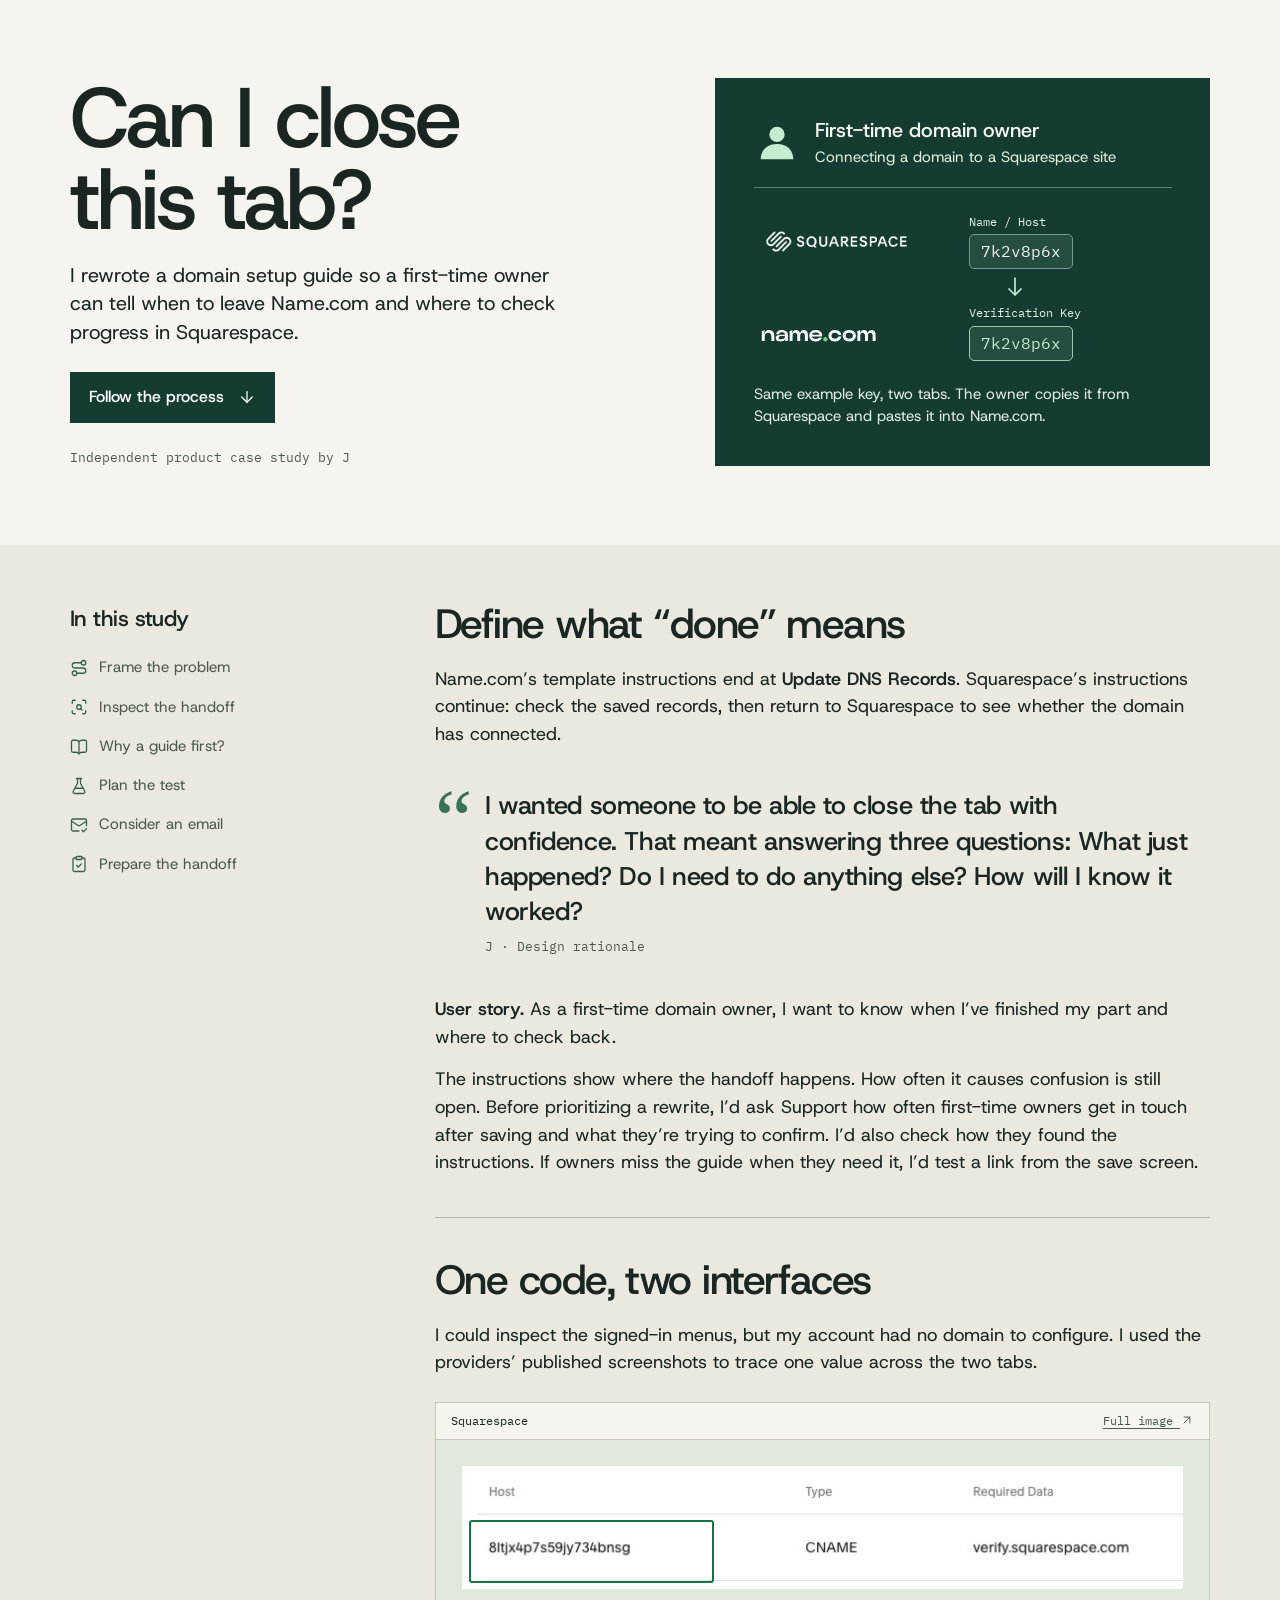
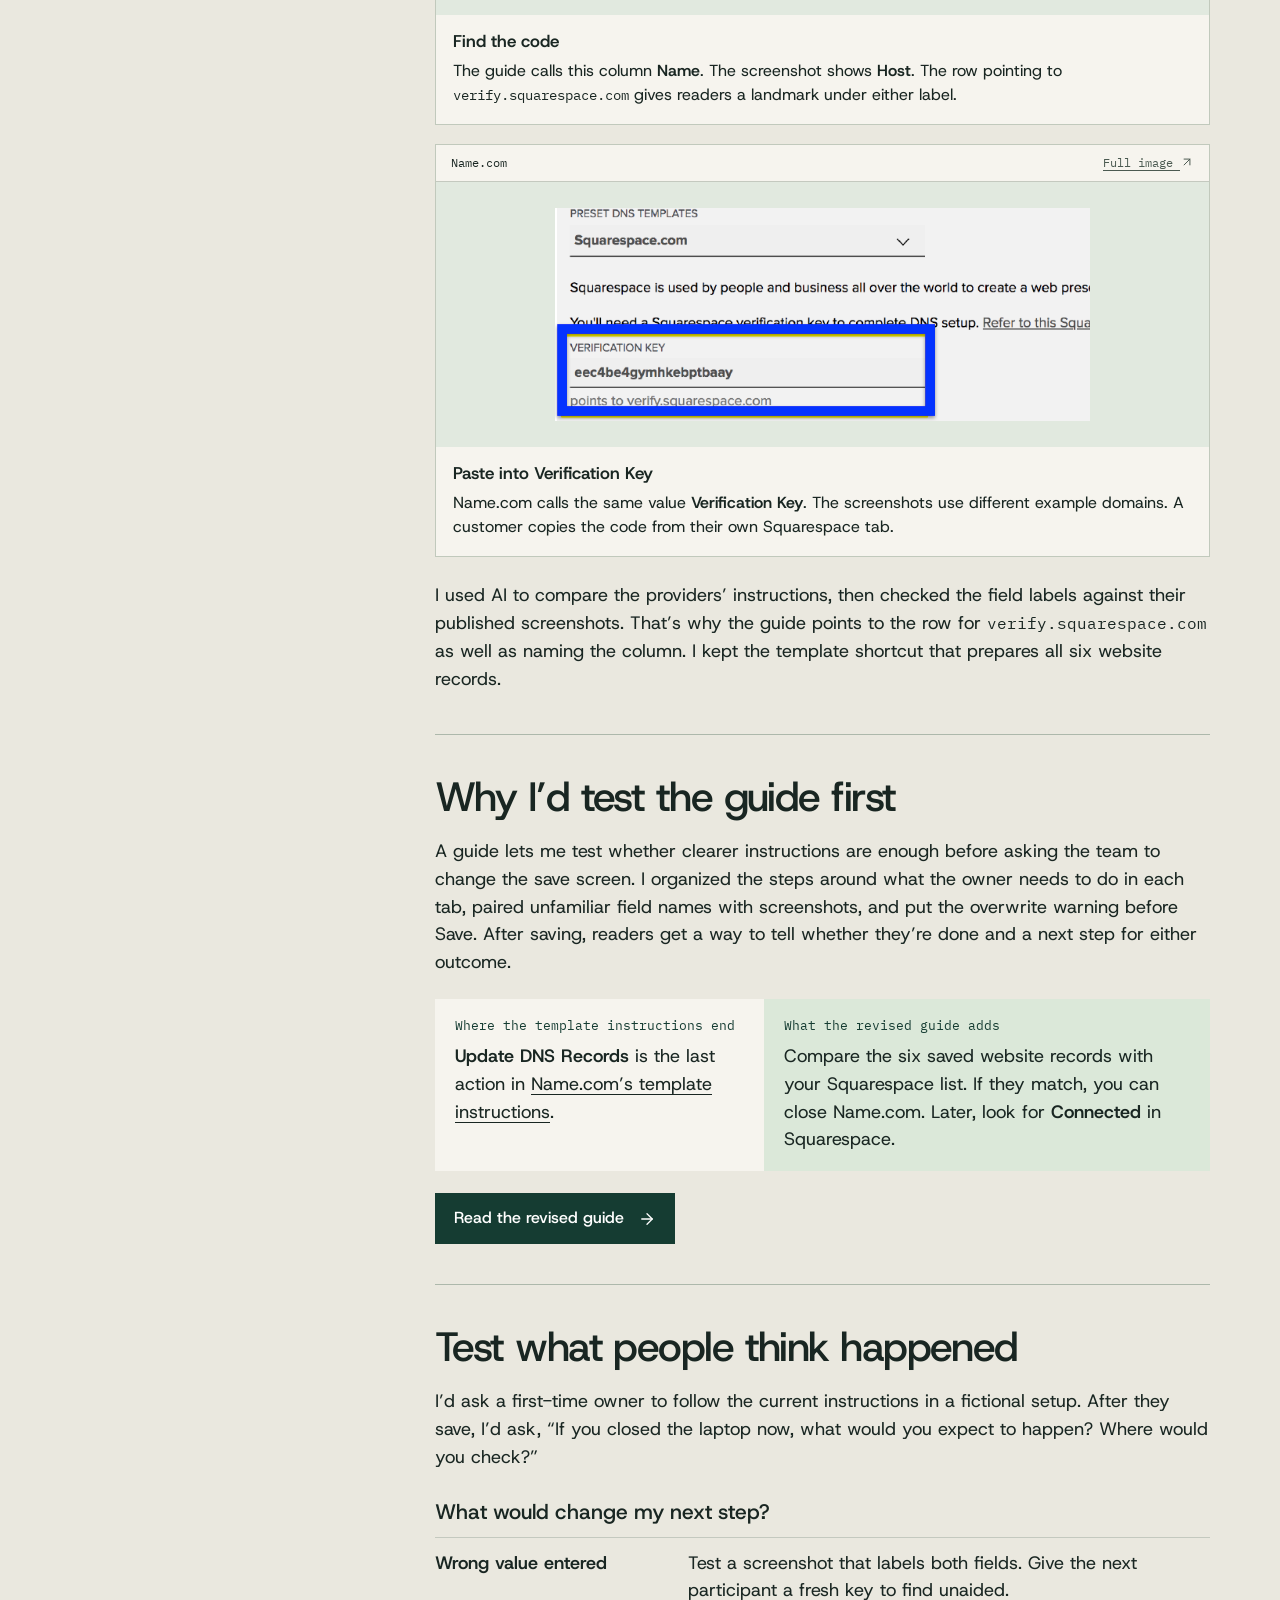
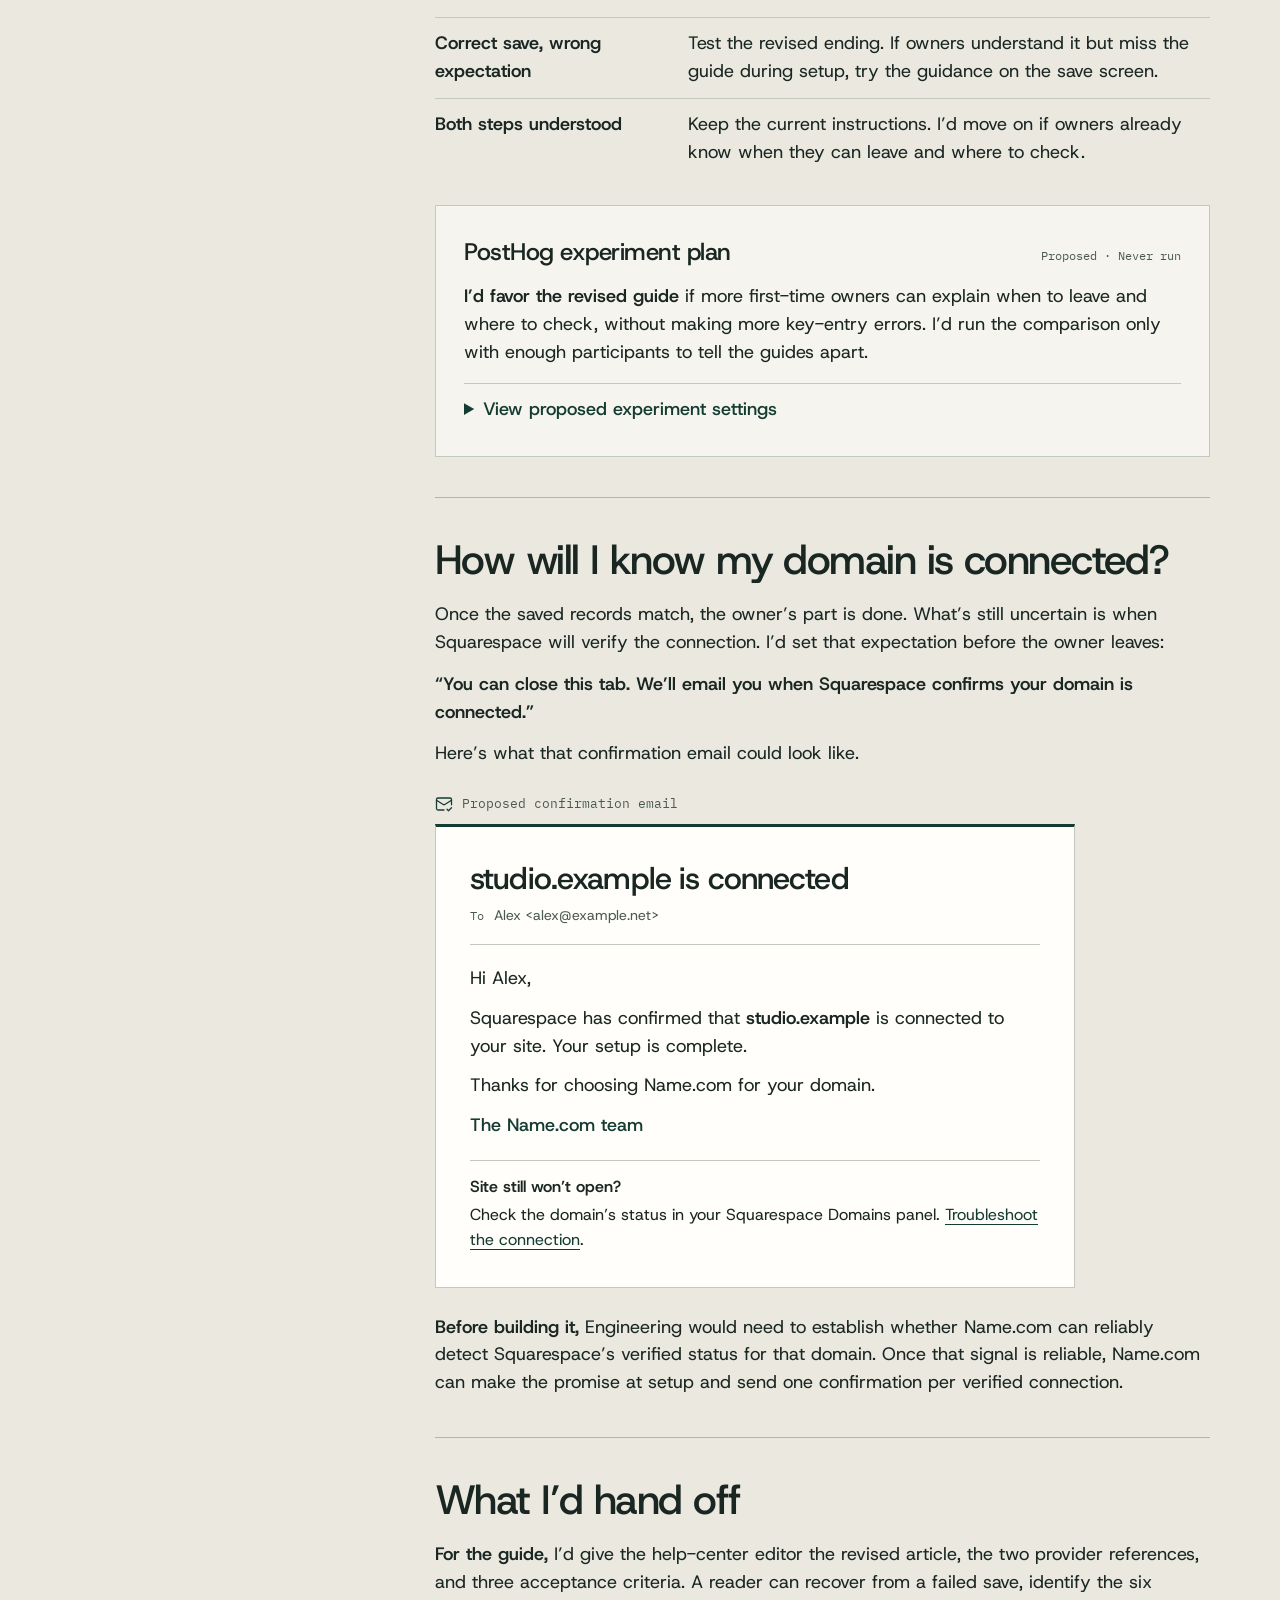
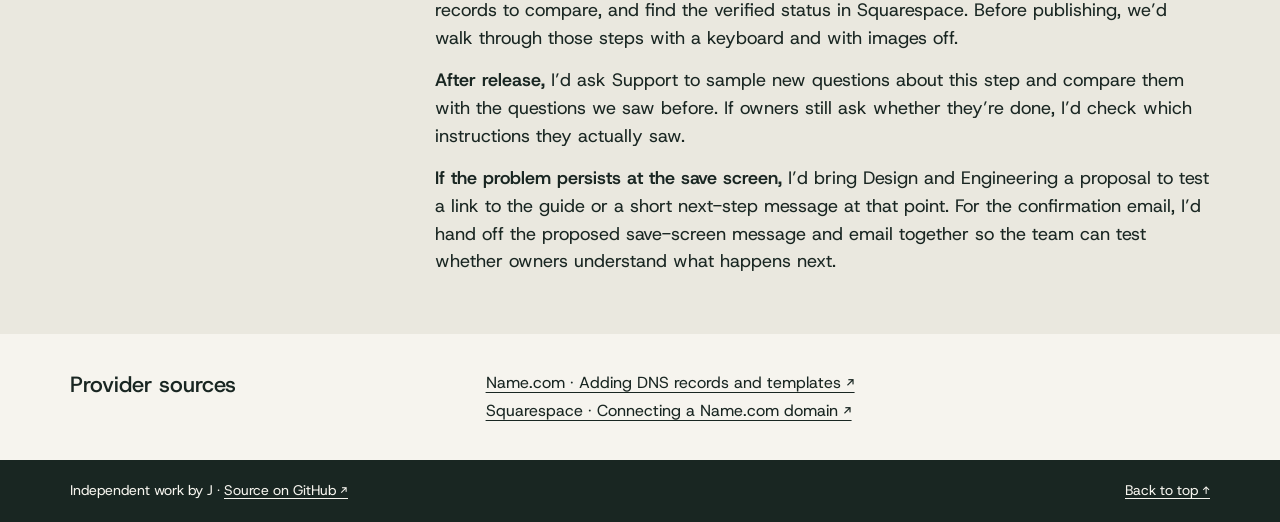
<file: index.html>
<!doctype html>
<html lang="en">
<head>
  <meta charset="utf-8">
  <meta name="viewport" content="width=device-width, initial-scale=1">
  <meta name="theme-color" content="#153c32">
  <meta name="description" content="An independent product case study about helping first-time domain owners know when their part is done.">
  <title>Can I close this tab? · Independent product case study</title>
  <link rel="stylesheet" href="./assets/study.css">
</head>
<body>
  <a class="skip" href="#main">Skip to content</a>
  <main id="main">
    <section class="shell hero">
      <div class="lead">
        <h1>Can I close<br> this tab?</h1>
        <p class="deck">I rewrote a domain setup guide so a first-time owner can tell when to leave Name.com and where to check progress in Squarespace.</p>
        <div class="actions"><a class="action" href="#task">Follow the process <svg aria-hidden="true" focusable="false"
  class="lucide lucide-arrow-down"
  xmlns="http://www.w3.org/2000/svg"
  width="24"
  height="24"
  viewBox="0 0 24 24"
  fill="none"
  stroke="currentColor"
  stroke-width="2"
  stroke-linecap="round"
  stroke-linejoin="round"
>
  <path d="M12 5v14" />
  <path d="m19 12-7 7-7-7" />
</svg>
</a></div>
        <p class="byline">Independent product case study by J</p>
      </div>
      <figure class="handoff">
        <figcaption class="journey-person">
          <svg viewBox="0 0 48 48" width="48" height="48" aria-hidden="true" focusable="false" fill="currentColor">
            <circle cx="24" cy="15" r="8"/>
            <path d="M7 41c0-10 7.2-16 17-16s17 6 17 16z"/>
          </svg>
          <span><b>First-time domain owner</b><span>Connecting a domain to a Squarespace site</span></span>
        </figcaption>
        <div class="transfer" aria-label="Example verification key copied from Squarespace to Name.com">
          <div class="transfer-row">
            <img class="brand squarespace" src="./assets/squarespace-logo.png" width="1658" height="392" alt="Squarespace">
            <div class="example-field"><span>Name / Host</span><code class="transfer-code">7k2v8p6x</code></div>
          </div>
          <div class="transfer-route" aria-hidden="true">
            <svg viewBox="0 0 24 24" width="24" height="24" fill="none" stroke="currentColor" stroke-width="1.7" stroke-linecap="round" stroke-linejoin="round" focusable="false">
              <path d="M12 3v17m-6-6 6 6 6-6"/>
            </svg>
          </div>
          <div class="transfer-row">
            <img class="brand namecom" src="./assets/namecom-logo.svg" alt="Name.com">
            <div class="example-field"><span>Verification Key</span><code class="transfer-code destination">7k2v8p6x</code></div>
          </div>
        </div>
        <p class="transfer-legend">Same example key, two tabs. The owner copies it from Squarespace and pastes it into Name.com.</p>
      </figure>
    </section>
    <div class="study" id="study"><div class="shell narrative">
  <aside class="toc"><nav aria-label="Case study chapters"><h2>In this study</h2><a href="#task"><svg aria-hidden="true" focusable="false"
  class="lucide lucide-route"
  xmlns="http://www.w3.org/2000/svg"
  width="24"
  height="24"
  viewBox="0 0 24 24"
  fill="none"
  stroke="currentColor"
  stroke-width="2"
  stroke-linecap="round"
  stroke-linejoin="round"
>
  <circle cx="6" cy="19" r="3" />
  <path d="M9 19h8.5a3.5 3.5 0 0 0 0-7h-11a3.5 3.5 0 0 1 0-7H15" />
  <circle cx="18" cy="5" r="3" />
</svg>
<span>Frame the problem</span></a><a href="#evidence"><svg aria-hidden="true" focusable="false"
  class="lucide lucide-scan-search"
  xmlns="http://www.w3.org/2000/svg"
  width="24"
  height="24"
  viewBox="0 0 24 24"
  fill="none"
  stroke="currentColor"
  stroke-width="2"
  stroke-linecap="round"
  stroke-linejoin="round"
>
  <path d="M3 7V5a2 2 0 0 1 2-2h2" />
  <path d="M17 3h2a2 2 0 0 1 2 2v2" />
  <path d="M21 17v2a2 2 0 0 1-2 2h-2" />
  <path d="M7 21H5a2 2 0 0 1-2-2v-2" />
  <circle cx="12" cy="12" r="3" />
  <path d="m16 16-1.9-1.9" />
</svg>
<span>Inspect the handoff</span></a><a href="#proposal"><svg aria-hidden="true" focusable="false"
  class="lucide lucide-book-open"
  xmlns="http://www.w3.org/2000/svg"
  width="24"
  height="24"
  viewBox="0 0 24 24"
  fill="none"
  stroke="currentColor"
  stroke-width="2"
  stroke-linecap="round"
  stroke-linejoin="round"
>
  <path d="M12 5v16" />
  <path d="M20.001 19A2 2 0 0022 17V5a2 2 0 00-1.999-2L16 3.002A5 5 0 0012 5a5 5 0 00-4-2H4a2 2 0 00-2 2v12a2 2 0 001.999 2H8a5 5 0 014 2 5 5 0 014-2z" />
</svg>
<span>Why a guide first?</span></a><a href="#research"><svg aria-hidden="true" focusable="false"
  class="lucide lucide-flask-conical"
  xmlns="http://www.w3.org/2000/svg"
  width="24"
  height="24"
  viewBox="0 0 24 24"
  fill="none"
  stroke="currentColor"
  stroke-width="2"
  stroke-linecap="round"
  stroke-linejoin="round"
>
  <path d="M14 2v6a2 2 0 0 0 .245.96l5.51 10.08A2 2 0 0 1 18 22H6a2 2 0 0 1-1.755-2.96l5.51-10.08A2 2 0 0 0 10 8V2" />
  <path d="M6.453 15h11.094" />
  <path d="M8.5 2h7" />
</svg>
<span>Plan the test</span></a><a href="#email"><svg aria-hidden="true" focusable="false"
  class="lucide lucide-mail-check"
  xmlns="http://www.w3.org/2000/svg"
  width="24"
  height="24"
  viewBox="0 0 24 24"
  fill="none"
  stroke="currentColor"
  stroke-width="2"
  stroke-linecap="round"
  stroke-linejoin="round"
>
  <path d="M22 13V6a2 2 0 0 0-2-2H4a2 2 0 0 0-2 2v12c0 1.1.9 2 2 2h8" />
  <path d="m22 7-8.97 5.7a1.94 1.94 0 0 1-2.06 0L2 7" />
  <path d="m16 19 2 2 4-4" />
</svg>
<span>Consider an email</span></a><a href="#handoff"><svg aria-hidden="true" focusable="false"
  class="lucide lucide-clipboard-check"
  xmlns="http://www.w3.org/2000/svg"
  width="24"
  height="24"
  viewBox="0 0 24 24"
  fill="none"
  stroke="currentColor"
  stroke-width="2"
  stroke-linecap="round"
  stroke-linejoin="round"
>
  <rect width="8" height="4" x="8" y="2" rx="1" ry="1" />
  <path d="M16 4h2a2 2 0 0 1 2 2v14a2 2 0 0 1-2 2H6a2 2 0 0 1-2-2V6a2 2 0 0 1 2-2h2" />
  <path d="m9 14 2 2 4-4" />
</svg>
<span>Prepare the handoff</span></a></nav></aside>
  <div class="story">
  <section class="chapter" id="task">
    <h2>Define what “done” means</h2>
    <p>Name.com’s template instructions end at <b>Update DNS Records</b>. Squarespace’s instructions continue: check the saved records, then return to Squarespace to see whether the domain has connected.</p>
    <figure class="author-note">
      <span class="quote-mark" aria-hidden="true">“</span>
      <blockquote>I wanted someone to be able to close the tab with confidence. That meant answering three questions: What just happened? Do I need to do anything else? How will I know it worked?</blockquote>
      <figcaption>J · Design rationale</figcaption>
    </figure>
    <p><b>User story.</b> As a first-time domain owner, I want to know when I’ve finished my part and where to check back.</p>
    <p>The instructions show where the handoff happens. How often it causes confusion is still open. Before prioritizing a rewrite, I’d ask Support how often first-time owners get in touch after saving and what they’re trying to confirm. I’d also check how they found the instructions. If owners miss the guide when they need it, I’d test a link from the save screen.</p>
  </section>
  <section class="chapter" id="evidence">
    <h2>One code, two interfaces</h2>
    <p>I could inspect the signed-in menus, but my account had no domain to configure. I used the providers’ published screenshots to trace one value across the two tabs.</p>
    <div class="pair"><figure class="evidence source">
      <div class="plate-head"><span>Squarespace</span><a href="https://support.squarespace.com/hc/article_attachments/29511641419021" aria-label="Open the full published Squarespace screenshot">Full image <svg aria-hidden="true" focusable="false"
  class="lucide lucide-arrow-up-right"
  xmlns="http://www.w3.org/2000/svg"
  width="24"
  height="24"
  viewBox="0 0 24 24"
  fill="none"
  stroke="currentColor"
  stroke-width="2"
  stroke-linecap="round"
  stroke-linejoin="round"
>
  <path d="M7 7h10v10" />
  <path d="M7 17 17 7" />
</svg>
</a></div>
      <div class="plate"><div class="crop"><img src="./assets/source-detail.webp" width="727" height="124" alt="Squarespace’s published DNS table. Its first row pairs a unique Host value with verify.squarespace.com."><span class="mark" aria-hidden="true"></span></div></div>
      <figcaption><strong>Find the code</strong><p>The guide calls this column <b>Name</b>. The screenshot shows <b>Host</b>. The row pointing to <code>verify.squarespace.com</code> gives readers a landmark under either label.</p></figcaption>
    </figure><figure class="evidence field">
      <div class="plate-head"><span>Name.com</span><a href="https://support.squarespace.com/hc/article_attachments/44214864635917" aria-label="Open the full published Name.com screenshot">Full image <svg aria-hidden="true" focusable="false"
  class="lucide lucide-arrow-up-right"
  xmlns="http://www.w3.org/2000/svg"
  width="24"
  height="24"
  viewBox="0 0 24 24"
  fill="none"
  stroke="currentColor"
  stroke-width="2"
  stroke-linecap="round"
  stroke-linejoin="round"
>
  <path d="M7 7h10v10" />
  <path d="M7 17 17 7" />
</svg>
</a></div>
      <div class="plate"><div class="crop"><img src="./assets/field-detail.webp" width="535" height="213" alt="Name.com’s Squarespace preset with the Verification Key field outlined in blue."><span class="mark" aria-hidden="true"></span></div></div>
      <figcaption><strong>Paste into Verification Key</strong><p>Name.com calls the same value <b>Verification Key</b>. The screenshots use different example domains. A customer copies the code from their own Squarespace tab.</p></figcaption>
    </figure></div>
    <p>I used AI to compare the providers’ instructions, then checked the field labels against their published screenshots. That’s why the guide points to the row for <code>verify.squarespace.com</code> as well as naming the column. I kept the template shortcut that prepares all six website records.</p>
  </section>
  <section class="chapter" id="proposal">
    <h2>Why I’d test the guide first</h2>
    <p>A guide lets me test whether clearer instructions are enough before asking the team to change the save screen. I organized the steps around what the owner needs to do in each tab, paired unfamiliar field names with screenshots, and put the overwrite warning before Save. After saving, readers get a way to tell whether they’re done and a next step for either outcome.</p>
    <dl class="guide-comparison">
      <div><dt>Where the template instructions end</dt><dd><strong>Update DNS Records</strong> is the last action in <a href="https://www.name.com/support/articles/206127137-adding-dns-records-and-templates">Name.com’s template instructions</a>.</dd></div>
      <div><dt>What the revised guide adds</dt><dd>Compare the six saved website records with your Squarespace list. If they match, you can close Name.com. Later, look for <strong>Connected</strong> in Squarespace.</dd></div>
    </dl>
    <a class="action" href="./guide.html">Read the revised guide <svg aria-hidden="true" focusable="false"
  class="lucide lucide-arrow-right"
  xmlns="http://www.w3.org/2000/svg"
  width="24"
  height="24"
  viewBox="0 0 24 24"
  fill="none"
  stroke="currentColor"
  stroke-width="2"
  stroke-linecap="round"
  stroke-linejoin="round"
>
  <path d="M5 12h14" />
  <path d="m12 5 7 7-7 7" />
</svg>
</a>
  </section>
  <section class="chapter" id="research">
    <h2>Test what people think happened</h2>
    <p>I’d ask a first-time owner to follow the current instructions in a fictional setup. After they save, I’d ask, “If you closed the laptop now, what would you expect to happen? Where would you check?”</p>
    <h3 class="decision-heading">What would change my next step?</h3>
    <dl class="decision-list">
      <dt>Wrong value entered</dt><dd>Test a screenshot that labels both fields. Give the next participant a fresh key to find unaided.</dd>
      <dt>Correct save, wrong expectation</dt><dd>Test the revised ending. If owners understand it but miss the guide during setup, try the guidance on the save screen.</dd>
      <dt>Both steps understood</dt><dd>Keep the current instructions. I’d move on if owners already know when they can leave and where to check.</dd>
    </dl>
    <div class="experiment" id="experiment" aria-labelledby="experiment-title">
      <div class="experiment-head"><h3 id="experiment-title">PostHog experiment plan</h3><span>Proposed · Never run</span></div>
      <p><strong>I’d favor the revised guide</strong> if more first-time owners can explain when to leave and where to check, without making more key-entry errors. I’d run the comparison only with enough participants to tell the guides apart.</p>
      <details class="experiment-settings"><summary>View proposed experiment settings</summary>
      <dl class="settings">
        <dt>Feature flag</dt><dd><code>domain-handoff-guide</code></dd>
        <dt>Audience &amp; exposure</dt><dd>First-time owners in a simulated setup. Assign each person once when their guide opens. Both groups get the same fictional task and follow-up question.</dd>
        <dt>Variants</dt><dd><b>50% control</b> · Current Name.com template and Squarespace connection instructions<br><b>50% test</b> · Revised guide with annotated screenshots and self-checks</dd>
        <dt>Primary metric</dt><dd>Share of exposed participants whose first answer identifies <em>both</em> outcomes: they can leave after the records match, and Squarespace confirms the connection. Within 30 minutes of exposure, count each participant once. Missing answers stay in the denominator.</dd>
        <dt>Proposed event</dt><dd><code>handoff_answered</code> with <code>attempt = 1</code> and <code>correct = true</code>, recorded after a reviewer scores the answer against the same two criteria, without seeing the assigned variant.</dd>
        <dt>Secondary checks</dt><dd>Track first-attempt key accuracy and how many people leave without answering. Keep practice values out of event data.</dd>
      </dl>
      <p>This comparison measures understanding in a simulated task. The post-release follow-up would check what happens during real setups.</p>
      <a class="textlink" href="https://posthog.com/docs/experiments/creating-an-experiment">PostHog setup reference ↗</a>
      </details>
    </div>
  </section>
  <section class="chapter" id="email">
    <h2>How will I know my domain is connected?</h2>
    <p>Once the saved records match, the owner’s part is done. What’s still uncertain is when Squarespace will verify the connection. I’d set that expectation before the owner leaves:</p>
    <p><strong>“You can close this tab. We’ll email you when Squarespace confirms your domain is connected.”</strong></p>
    <p>Here’s what that confirmation email could look like.</p>
    <figure class="email-sample">
      <figcaption><svg aria-hidden="true" focusable="false"
  class="lucide lucide-mail-check"
  xmlns="http://www.w3.org/2000/svg"
  width="24"
  height="24"
  viewBox="0 0 24 24"
  fill="none"
  stroke="currentColor"
  stroke-width="2"
  stroke-linecap="round"
  stroke-linejoin="round"
>
  <path d="M22 13V6a2 2 0 0 0-2-2H4a2 2 0 0 0-2 2v12c0 1.1.9 2 2 2h8" />
  <path d="m22 7-8.97 5.7a1.94 1.94 0 0 1-2.06 0L2 7" />
  <path d="m16 19 2 2 4-4" />
</svg><span>Proposed confirmation email</span></figcaption>
      <div class="email-letter">
        <div class="email-envelope">
          <h3>studio.example is connected</h3>
          <p><span>To</span> Alex &lt;alex@example.net&gt;</p>
        </div>
        <div class="email-body">
          <p>Hi Alex,</p>
          <p>Squarespace has confirmed that <strong>studio.example</strong> is connected to your site. Your setup is complete.</p>
          <p>Thanks for choosing Name.com for your domain.</p>
          <p class="email-signature">The Name.com team</p>
        </div>
        <div class="email-help">
          <strong>Site still won’t open?</strong>
          <p>Check the domain’s status in your Squarespace Domains panel. <a href="https://support.squarespace.com/hc/en-us/articles/206541757-Troubleshooting-third-party-domain-connections">Troubleshoot the connection</a>.</p>
        </div>
      </div>
    </figure>
    <p><strong>Before building it,</strong> Engineering would need to establish whether Name.com can reliably detect Squarespace’s verified status for that domain. Once that signal is reliable, Name.com can make the promise at setup and send one confirmation per verified connection.</p>
  </section>
  <section class="chapter" id="handoff">
    <h2>What I’d hand off</h2>
    <p><strong>For the guide,</strong> I’d give the help-center editor the revised article, the two provider references, and three acceptance criteria. A reader can recover from a failed save, identify the six records to compare, and find the verified status in Squarespace. Before publishing, we’d walk through those steps with a keyboard and with images off.</p>
    <p><strong>After release,</strong> I’d ask Support to sample new questions about this step and compare them with the questions we saw before. If owners still ask whether they’re done, I’d check which instructions they actually saw.</p>
    <p><strong>If the problem persists at the save screen,</strong> I’d bring Design and Engineering a proposal to test a link to the guide or a short next-step message at that point. For the confirmation email, I’d hand off the proposed save-screen message and email together so the team can test whether owners understand what happens next.</p>
  </section>
  </div></div></div>
    <section class="shell sources" id="sources"><h2>Provider sources</h2><div>
    <a href="https://www.name.com/support/articles/206127137-adding-dns-records-and-templates">Name.com · Adding DNS records and templates ↗</a>
    <a href="https://support.squarespace.com/hc/en-us/articles/205812418-Connecting-a-Name-com-domain-to-your-Squarespace-site">Squarespace · Connecting a Name.com domain ↗</a></div></section>
</main>
  <footer class="foot"><div class="shell"><span>Independent work by J · <a href="https://github.com/whatifqu3stion/can-i-close-this-tab">Source on GitHub ↗</a></span><a href="#main">Back to top ↑</a></div></footer>
<script src="./assets/study.js"></script>
</body>
</html>
</file>
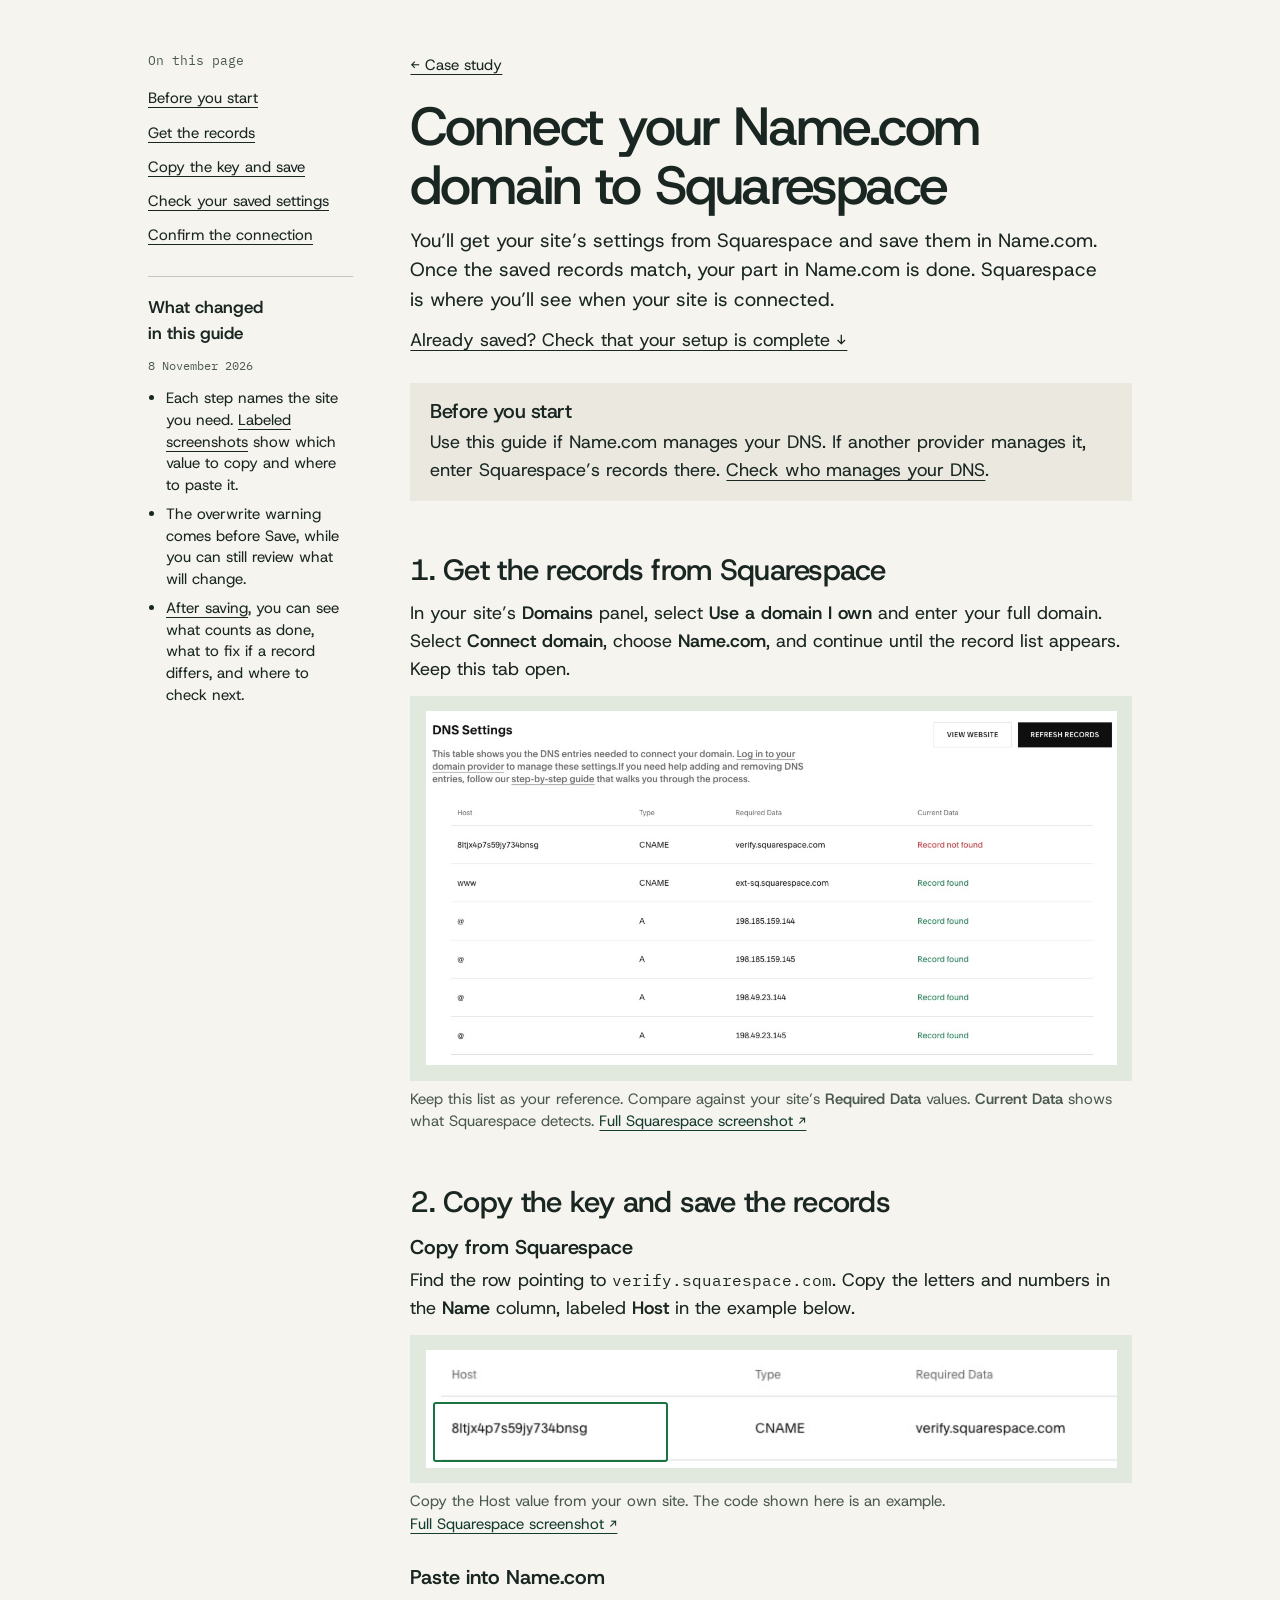
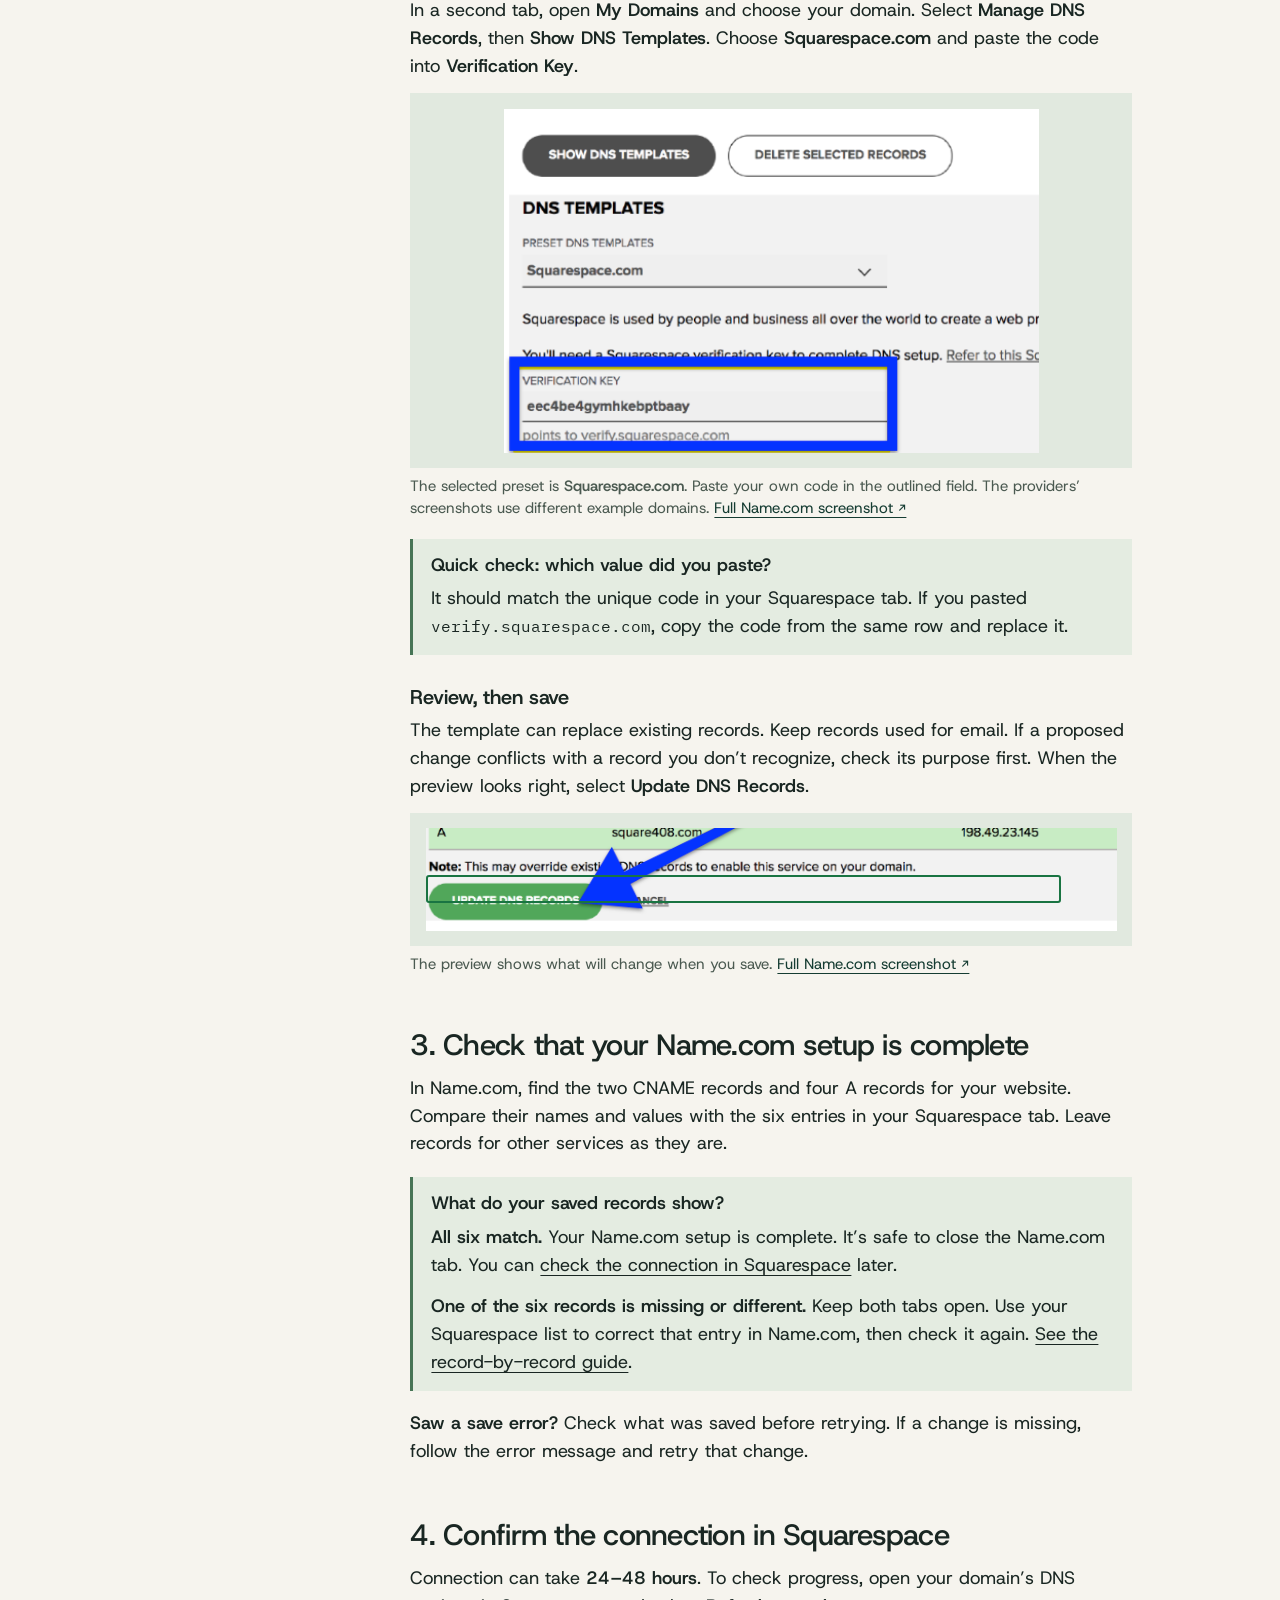
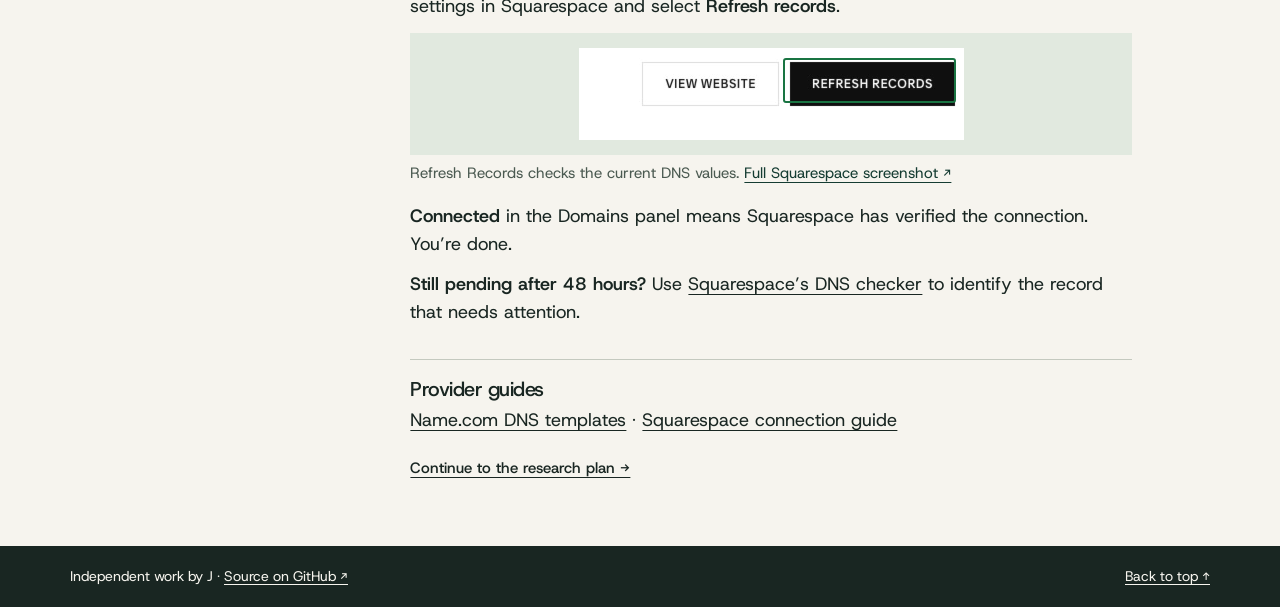
<file: guide.html>
<!doctype html>
<html lang="en">
<head>
  <meta charset="utf-8">
  <meta name="viewport" content="width=device-width, initial-scale=1">
  <meta name="theme-color" content="#153c32">
  <meta name="description" content="An independent guide to saving the correct DNS records and checking when your site is connected.">
  <title>Connect your Name.com domain to Squarespace · Independent guide</title>
  <link rel="stylesheet" href="./assets/study.css">
</head>
<body>
  <a class="skip" href="#main">Skip to content</a>
  <main id="main">
    <div class="shell guide-layout">
      <aside class="guide-rail"><div class="rail-content"><nav aria-label="Guide contents"><span>On this page</span>
        <a href="#before">Before you start</a><a href="#start">Get the records</a><a href="#key">Copy the key and save</a><a href="#check">Check your saved settings</a><a href="#connection">Confirm the connection</a></nav>
        <section class="guide-changes" aria-labelledby="changes-title">
          <h2 id="changes-title">What changed in this guide</h2>
          <time datetime="2026-11-08">8 November 2026</time>
          <ul>
            <li>Each step names the site you need. <a href="#key">Labeled screenshots</a> show which value to copy and where to paste it.</li>
            <li>The overwrite warning comes before Save, while you can still review what will change.</li>
            <li><a href="#check">After saving</a>, you can see what counts as done, what to fix if a record differs, and where to check next.</li>
          </ul>
        </section></div></aside>
      <article class="article lesson">
        <a class="backlink" href="./index.html#proposal">← Case study</a>
        <h1>Connect your Name.com domain to Squarespace</h1>
        <p class="lesson-intro">You’ll get your site’s settings from Squarespace and save them in Name.com. Once the saved records match, your part in Name.com is done. Squarespace is where you’ll see when your site is connected.</p>
        <p><a href="#check">Already saved? Check that your setup is complete ↓</a></p>
        <section class="prereq" id="before">
          <h2>Before you start</h2>
          <p>Use this guide if Name.com manages your DNS. If another provider manages it, enter Squarespace’s records there. <a href="https://cs.name.com/hc/en-us/articles/205934547-Changing-nameservers-for-DNS-management">Check who manages your DNS</a>.</p>
        </section>
        <section class="lesson-step" id="start">
          <h2>1. Get the records from Squarespace</h2>
          <p>In your site’s <b>Domains</b> panel, select <b>Use a domain I own</b> and enter your full domain. Select <b>Connect domain</b>, choose <b>Name.com</b>, and continue until the record list appears. Keep this tab open.</p>
          <figure class="guide-shot evidence host-overview">
            <a class="plate" href="https://support.squarespace.com/hc/article_attachments/29511641419021" aria-label="Open the full published Squarespace DNS settings screenshot">
              <span class="crop"><img src="./assets/squarespace-dns-overview.webp" width="1213" height="622" alt="Squarespace DNS Settings lists two CNAME and four A records, with expected values and current status shown separately."></span>
            </a>
            <figcaption>Keep this list as your reference. Compare against your site’s <b>Required Data</b> values. <b>Current Data</b> shows what Squarespace detects. <a href="https://support.squarespace.com/hc/article_attachments/29511641419021">Full Squarespace screenshot ↗</a></figcaption>
          </figure>
        </section>
        <section class="lesson-step" id="key">
          <h2>2. Copy the key and save the records</h2>
          <h3>Copy from Squarespace</h3>
          <p>Find the row pointing to <code>verify.squarespace.com</code>. Copy the letters and numbers in the <b>Name</b> column, labeled <b>Host</b> in the example below.</p>
          <figure class="guide-shot evidence source">
            <a class="plate" href="https://support.squarespace.com/hc/article_attachments/29511641419021" aria-label="Open the full published Squarespace screenshot: Squarespace DNS settings. The verification row contains a unique code under Host and points to verify.squarespace.com.">
              <span class="verification-cells">
                <span>Find this row<span class="verification-cell required-cell"><img src="./assets/source-detail.webp" alt="Required Data: verify.squarespace.com"></span></span>
                <span>Copy your code from the same row<span class="verification-cell host-cell"><img src="./assets/source-detail.webp" alt="The Host cell contains the site’s unique code."></span></span>
              </span>
              <span class="crop"><img src="./assets/source-detail.webp" width="727" height="124" alt="Squarespace DNS settings. The verification row contains a unique code under Host and points to verify.squarespace.com."><span class="mark" aria-hidden="true"></span></span>
            </a>
            <figcaption>Copy the Host value from your own site. The code shown here is an example. <a href="https://support.squarespace.com/hc/article_attachments/29511641419021">Full Squarespace screenshot ↗</a></figcaption>
          </figure>
          <h3>Paste into Name.com</h3>
          <p>In a second tab, open <b>My Domains</b> and choose your domain. Select <b>Manage DNS Records</b>, then <b>Show DNS Templates</b>. Choose <b>Squarespace.com</b> and paste the code into <b>Verification Key</b>.</p>
          <figure class="guide-shot evidence field">
            <a class="plate" href="https://support.squarespace.com/hc/article_attachments/44214864635917" aria-label="Open the full published Name.com screenshot: Name.com’s Squarespace template with the Verification Key field outlined.">
              <span class="crop"><img src="./assets/namecom-template-key.webp" width="521" height="335" alt="Name.com Manage DNS screen showing Show DNS Templates, the Squarespace.com preset and the outlined Verification Key field."><span class="mark" aria-hidden="true"></span></span>
            </a>
            <figcaption>The selected preset is <b>Squarespace.com</b>. Paste your own code in the outlined field. The providers’ screenshots use different example domains. <a href="https://support.squarespace.com/hc/article_attachments/44214864635917">Full Name.com screenshot ↗</a></figcaption>
          </figure>
          <div class="self-check"><h3>Quick check: which value did you paste?</h3>
            <p>It should match the unique code in your Squarespace tab. If you pasted <code>verify.squarespace.com</code>, copy the code from the same row and replace it.</p>
          </div>
          <h3>Review, then save</h3>
          <p>The template can replace existing records. Keep records used for email. If a proposed change conflicts with a record you don’t recognize, check its purpose first. When the preview looks right, select <b>Update DNS Records</b>.</p>
          <figure class="guide-shot evidence save">
            <a class="plate" href="https://support.squarespace.com/hc/article_attachments/44214864635917" aria-label="Open the full published Name.com screenshot: Name.com preview showing the overwrite notice above the Update DNS Records button.">
              <span class="crop"><img src="./assets/save-detail.webp" width="736" height="109" alt="Name.com preview showing the overwrite notice above the Update DNS Records button."><span class="mark" aria-hidden="true"></span></span>
            </a>
            <figcaption>The preview shows what will change when you save. <a href="https://support.squarespace.com/hc/article_attachments/44214864635917">Full Name.com screenshot ↗</a></figcaption>
          </figure>
        </section>
        <section class="lesson-step" id="check">
          <h2>3. Check that your Name.com setup is complete</h2>
          <p>In Name.com, find the two CNAME records and four A records for your website. Compare their names and values with the six entries in your Squarespace tab. Leave records for other services as they are.</p>
          <div class="self-check"><h3>What do your saved records show?</h3>
            <p><b>All six match.</b> Your Name.com setup is complete. It’s safe to close the Name.com tab. You can <a href="#connection">check the connection in Squarespace</a> later.</p>
            <p><b>One of the six records is missing or different.</b> Keep both tabs open. Use your Squarespace list to correct that entry in Name.com, then check it again. <a href="https://support.squarespace.com/hc/en-us/articles/205812418-Connecting-a-Name-com-domain-to-your-Squarespace-site">See the record-by-record guide</a>.</p>
          </div>
          <p><b>Saw a save error?</b> Check what was saved before retrying. If a change is missing, follow the error message and retry that change.</p>
        </section>
        <section class="lesson-step" id="connection">
          <h2>4. Confirm the connection in Squarespace</h2>
          <p>Connection can take <b>24–48 hours</b>. To check progress, open your domain’s DNS settings in Squarespace and select <b>Refresh records</b>.</p>
          <figure class="guide-shot evidence refresh">
            <a class="plate" href="https://support.squarespace.com/hc/article_attachments/29511641419021" aria-label="Open the full published Squarespace screenshot: Squarespace DNS settings with Refresh Records highlighted.">
              <span class="crop"><img src="./assets/refresh-detail.webp" width="385" height="92" alt="Squarespace DNS settings with Refresh Records highlighted."><span class="mark" aria-hidden="true"></span></span>
            </a>
            <figcaption>Refresh Records checks the current DNS values. <a href="https://support.squarespace.com/hc/article_attachments/29511641419021">Full Squarespace screenshot ↗</a></figcaption>
          </figure>
          <p><b>Connected</b> in the Domains panel means Squarespace has verified the connection. You’re done.</p>
          <p><b>Still pending after 48 hours?</b> Use <a href="https://support.squarespace.com/hc/en-us/articles/205812418-Connecting-a-Name-com-domain-to-your-Squarespace-site">Squarespace’s DNS checker</a> to identify the record that needs attention.</p>
        </section>
        <section class="guide-sources" id="references"><h2>Provider guides</h2><p><a href="https://www.name.com/support/articles/206127137-adding-dns-records-and-templates">Name.com DNS templates</a> · <a href="https://support.squarespace.com/hc/en-us/articles/205812418-Connecting-a-Name-com-domain-to-your-Squarespace-site">Squarespace connection guide</a></p></section>
        <a class="textlink" href="./index.html#research">Continue to the research plan →</a>
      </article>
    </div>
</main>
  <footer class="foot"><div class="shell"><span>Independent work by J · <a href="https://github.com/whatifqu3stion/can-i-close-this-tab">Source on GitHub ↗</a></span><a href="#main">Back to top ↑</a></div></footer>
</body>
</html>
</file>
<file: assets/study.css>
@font-face{font-family:"Host Grotesk";font-weight:400;font-display:swap;src:url(./font-0.ttf) format("truetype")}
@font-face{font-family:"Host Grotesk";font-weight:500;font-display:swap;src:url(./font-1.ttf) format("truetype")}
@font-face{font-family:"Host Grotesk";font-weight:600;font-display:swap;src:url(./font-2.ttf) format("truetype")}
@font-face{font-family:"IBM Plex Mono";font-weight:400;font-display:swap;src:url(./font-3.ttf) format("truetype")}

:root {
  --paper: #f6f4ee;
  --ink: #192622;
  --forest: #153c32;
  --mint: #c5eccf;
  --muted: #4b5a51;
  --line: #c4c9bf;
  --ground: #eae8df;
  --mono: "IBM Plex Mono", monospace;
  --sans: "Host Grotesk", Arial, sans-serif;
}
* { box-sizing: border-box; }
html { scroll-behavior: smooth; }
body { margin: 0; background: var(--paper); color: var(--ink); font: 18px/1.55 var(--sans); }
h1, h2, p, figure, ol { margin: 0; }
h1, h2 { font-weight: 500; text-wrap: balance; }
a { color: inherit; text-underline-offset: .24em; }
a:hover { text-decoration-thickness: 2px; }
:focus-visible { outline: 3px solid #a15400; outline-offset: 4px; }
::selection { color: var(--ink); background: var(--mint); }
.shell { width: min(1140px, calc(100% - 80px)); margin-inline: auto; }
.skip { position: fixed; z-index: 2; top: -90px; padding: 10px; background: white; }
.skip:focus { top: 8px; }







.hero { display: grid; grid-template-columns: 1.15fr 1fr; align-items: center; gap: clamp(36px,6vw,96px); padding-block: clamp(48px,6vw,86px); }
.lead h1 { font-size: clamp(68px,6.6vw,96px); line-height: .97; letter-spacing: -.04em; }
.deck { max-width: 38ch; margin-top: 20px; font-size: clamp(19px,1.55vw,22px); line-height: 1.45; }
.actions { display: flex; align-items: center; gap: 18px; flex-wrap: wrap; margin-block: 25px; }
.action { display: inline-flex; gap: 14px; align-items: center; padding: 13px 19px; color: white; background: var(--forest); font-size: 16px; font-weight: 500; text-decoration: none; }
.action:hover { background: #245644; }
.quiet, .textlink { font-size: 15px; font-weight: 500; }
.byline, .handoff figcaption, .guide-layout aside span { font: 13px/1.55 var(--mono); }
.byline { color: var(--muted); }
.handoff { color: #f5f9ed; padding: clamp(28px,3vw,48px); background-color: var(--forest);  }
.handoff figcaption { margin-bottom: 26px; color: #dfefdb; }
.journey-person { display: flex; align-items: center; gap: 15px; padding-bottom: 18px; border-bottom: 1px solid #618174; }
.journey-person > svg { flex: 0 0 46px; color: var(--mint); }
.journey-person b { display:block; font: 500 20px/1.3 var(--sans); color:var(--paper); }
.journey-person span span { display:block; margin-top:4px; font:15px/1.45 var(--sans); }
.transfer-row, .transfer-route { display:grid; grid-template-columns: minmax(0, 1fr) minmax(0, 1fr); align-items:center; column-gap: 12px; }
.transfer-row .brand { display:block; width:100%; height:auto; justify-self:start; }
.transfer-row .squarespace { max-width:165px; }
.transfer-row .namecom { max-width:129px; padding:7px; }
.example-field { display:grid; justify-items:start; gap:4px; }
.example-field > span { font:12px/1.4 var(--mono); color:#e5efe7; }
.transfer-code { display:inline-block; padding:6px 11px; background:#254d40; border:1px solid #789888; border-radius:5px; color:var(--paper); font: 16px/1.3 var(--mono); }
.destination { color:var(--mint); border-color:#a3c7b1; }
.transfer-route svg { grid-column:2; justify-self:start; margin:6px 0 6px 34px; color:var(--mint); }
@media (prefers-reduced-motion: no-preference) {
  .transfer-route svg { animation: handoff-pulse 2s ease-in-out 2; }
}
@keyframes handoff-pulse {
  0%, 100% { opacity:1; }
  50% { opacity:.58; }
}
.transfer-legend { margin-top:22px; color:#e2ebe4; font-size:15px; line-height:1.5; }
.study { background: var(--ground); padding-block: clamp(38px,4.5vw,68px); }
svg.lucide { width: 18px; height: 18px; vertical-align: -.18em; flex-shrink: 0; stroke-width: 1.7; }
.narrative { display: grid; grid-template-columns: 240px minmax(0, 775px); gap: clamp(36px, 7vw, 110px); justify-content: space-between; }
.toc nav { position: sticky; top: 28px; }
.toc h2 { font-size: 22px; letter-spacing: -.025em; margin: 0 0 12px; }
.toc a { display: flex; align-items: center; gap: 11px; padding: 8px 0; color: var(--muted); font-size: 15px; text-decoration: none; }
.toc svg { color: #316348; }
.toc a:hover, .toc a[aria-current="location"] { color: var(--ink); text-decoration: underline; }
.story, .article { min-width: 0; }
.chapter { padding-block: 40px; border-top: 1px solid #adb8ab; scroll-margin-top: 20px; }
.chapter:first-child { padding-top: 0; border-top: none; }
.chapter:last-child { padding-bottom: 0; }
.chapter h2 { font-size: clamp(31px,3.2vw,46px); line-height: 1.08; letter-spacing: -.038em; margin: 0 0 19px; }
.chapter > p { max-width: 65ch; margin: 0 0 14px; }
.chapter > :last-child { margin-bottom: 0; }
.pair, .guide-pair { margin: 25px 0; }
.evidence { background: var(--paper); border: 1px solid #c1c9bc; margin: 19px 0; }
.plate-head { display:flex; align-items:center; justify-content:space-between; gap:12px; padding:9px 15px; font:12px/1.5 var(--mono); border-bottom:1px solid var(--line); }
.plate-head a { color: var(--muted); }
.plate-head svg { width:14px; height:14px; }
.plate { background: #e1e9df; padding: clamp(12px,2.2vw,26px); }
.crop { position: relative; width: 100%; overflow:hidden; margin-inline:auto; background:white; }
.crop img { display:block; width:100%; height:auto; }
.field .crop { max-width: 535px; }
.refresh .crop { max-width: 385px; }
.evidence .mark { position:absolute; pointer-events:none; border:2px solid #197442; border-radius:3px; }
.source .mark { left:1%; width:34%; top:44%; height:51%; }
.field .mark { display:none; }
.save .mark { left:0; width:92%; top:46%; height:27%; }
.refresh .mark { right:2%; width:45%; top:11%; height:49%; }
.evidence figcaption { padding:13px 17px 17px; }
.evidence figcaption strong { font-size:17px; font-weight:600; }
.evidence figcaption p, .article .evidence figcaption p { margin:3px 0 0; font-size:16px; line-height:1.5; }
.email-sample { max-width: 640px; margin: 26px 0; }
.email-sample figcaption { display:flex; align-items:center; gap:9px; margin-bottom:10px; color:var(--muted); font:13px/1.5 var(--mono); }
.email-sample figcaption svg { color:var(--forest); }
.email-letter { padding:clamp(20px, 3vw, 34px); background:#fffefb; border:1px solid var(--line); border-top:3px solid var(--forest); }
.email-envelope { padding-bottom:17px; border-bottom:1px solid var(--line); }
.email-envelope h3 { margin:0 0 8px; font-size:clamp(23px, 2.4vw, 32px); line-height:1.18; font-weight:500; letter-spacing:-.028em; overflow-wrap:anywhere; }
.email-envelope p { color:var(--muted); font-size:14px; overflow-wrap:anywhere; }
.email-envelope p span { margin-right:6px; font:12px var(--mono); }
.email-body { padding:20px 0; }
.email-body p { margin:0; }
.email-body p + p { margin-top:12px; }
.email-body .email-signature { color:var(--forest); font-weight:500; }
.email-help { border-top:1px solid var(--line); padding-top:14px; font-size:16px; }
.email-help p { margin:3px 0 0; }
.email-help a { color:var(--forest); }
.decision-heading { margin: 24px 0 8px; font-size: 21px; font-weight: 500; }
.decision-list { margin:8px 0 20px; display:grid; grid-template-columns:minmax(135px, .8fr) 1.65fr; }
.decision-list dt, .decision-list dd { border-top:1px solid var(--line); padding:12px 0; }
.decision-list dt { padding-right:16px; font-weight:600; }
.decision-list dd { margin:0; }
code { font: .87em var(--mono); overflow-wrap: anywhere; }
.sources { display:grid; grid-template-columns:1fr 1.85fr; gap:24px; }
.sources { padding-block: 34px; }
.sources h2 { font-size: 22px; }
.sources a { display: block; width: fit-content; font-size: 16px; margin-block: 3px; }
.foot { color: var(--paper); background: var(--ink); }
.foot .shell { display: flex; align-items: center; flex-wrap:wrap; justify-content: space-between; gap: 20px; padding-block: 20px; font-size: 14px; }
.guide-layout { display: grid; max-width: 984px; grid-template-columns: clamp(168px, 16vw, 220px) minmax(0, 1fr); gap: clamp(28px, 4.5vw, 64px); padding-block: clamp(28px, 4vw, 54px) clamp(36px, 5vw, 64px); }
.guide-layout .rail-content { position: sticky; top: 24px; }
.guide-layout aside nav { display: grid; gap: 11px; }
.guide-layout aside span { color: var(--muted); margin-bottom: 5px; }
.guide-layout aside a { font-size: 15px; }
.backlink { display: inline-block; font-size: 15px; margin-bottom: 20px; }
.article h1 { font-size: clamp(42px,4.2vw,62px); letter-spacing: -.04em; line-height: 1.08; }
.article h2 { font-size: clamp(25px,2.3vw,32px); letter-spacing: -.025em; line-height: 1.22; margin: 34px 0 10px; scroll-margin-top: 24px; }
.article p { margin: 12px 0; }
.article table { border-collapse: collapse; width: 100%; }
.article th, .article td { text-align: left; padding: 9px; border-bottom: 1px solid var(--line); vertical-align: top; }
.article .stop, .article .review { padding: 14px 18px; border-left: 3px solid #638574; background: #e4ece1; }
.article a { overflow-wrap:anywhere; }
@media (max-width: 780px) {
  .shell { width: calc(100% - 40px); }


  .hero { grid-template-columns: 1fr; gap: 26px; padding-block: 35px; }
  .lead h1 { font-size: clamp(55px,10vw,74px); }
  .lead h1 br { display: none; }
  .handoff { padding: 21px; }
  .handoff figcaption { margin-bottom: 13px; }
  .narrative, .sources, .guide-layout { grid-template-columns: 1fr; gap: 20px; }
  .toc { border-bottom:1px solid var(--line); padding-bottom:20px; }
  .toc nav { display:flex; flex-wrap:wrap; position: static; gap:4px 16px; }
  .toc h2 { flex-basis:100%; margin:0; }
  .toc a { font-size:14px; gap:6px; padding:4px 0; }
  .chapter { padding-block:28px; }
  .guide-layout { padding-top: 28px; }
  .guide-layout aside { display: none; }

}
@media (max-width: 420px) {




  .actions { gap: 12px; }
  .decision-list { display:block; }
  .decision-list dt { padding-bottom:2px; }
  .decision-list dd { border:0; padding-top:0; }
  .article table { font-size: 15px; }
}
@media (prefers-reduced-motion: reduce) { html { scroll-behavior: auto; } }

/* Help article: pair each action with its reference, then give a stopping rule. */
.lesson-intro { max-width: 58ch; font-size: clamp(18px, 1.5vw, 21px); }
.lesson .prereq { margin-top: 28px; padding: 16px 20px; background: var(--ground); }
.lesson .prereq h2, .lesson .guide-sources h2 { margin: 0 0 6px; font-size: 20px; }
.lesson .prereq p, .lesson .guide-sources p { margin: 0; }
.lesson-step, .lesson .prereq, .guide-sources { scroll-margin-top: 22px; }
.lesson h3 { margin: clamp(22px, 2.3vw, 30px) 0 6px; font-size: 20px; font-weight: 600; line-height: 1.35; }
.lesson-step { margin-top: clamp(40px, 4vw, 56px); }
.lesson-step > h2 { margin: 0 0 12px; }
.lesson-step > h2 + h3 { margin-top: 14px; }
.lesson-step > h3 + p { margin-top: 6px; }
.lesson .guide-shot { margin: 12px 0 18px; border: 0; }
.lesson-step > :last-child { margin-bottom: 0; }
.guide-shot a.plate, .guide-shot .crop { display: block; }
.guide-shot .plate { padding: clamp(10px, 1.2vw, 16px); }
.guide-shot figcaption { padding: 7px 0 0; font-size: 15px; line-height: 1.5; color: var(--muted); }
.guide-shot figcaption a { display: inline-block; color: var(--forest); }
.self-check { margin: 19px 0; padding: 14px 18px; border-left: 3px solid #467455; background: #e4ece1; }
.lesson .self-check h3 { margin: 0; font-size: 18px; }
.lesson .self-check p { margin: 8px 0 0; }
.lesson .self-check p + p { margin-top: 14px; }
.guide-sources { border-top: 1px solid var(--line); margin: 32px 0 19px; padding-top: 17px; }
.verification-cells { display: none; }
@media (max-width: 480px) {
  .lesson .source .crop { display: none; }
  .lesson .source .plate { text-decoration: none; }
  .verification-cells { display: grid; gap: 12px; color: var(--forest); font: 500 15px/1.4 var(--sans); }
  .verification-cell { display: block; position: relative; width: 240px; max-width: 100%; height: 124px; margin-top: 4px; overflow: hidden; }
  /* Two cells from the same published row, shown at a legible scale. */
  .verification-cell img { position: absolute; top: 0; width: auto; max-width: none; height: 124px; }
  .required-cell img { right: 0; }
  .host-cell img { left: 0; }
}

.author-note { position: relative; margin: 25px 0; padding: 14px 16px 14px 50px; }
.quote-mark { position: absolute; left: 0; top: 4px; color: #397255; font: 84px/1 Georgia, serif; }
.author-note blockquote { margin: 0; max-width: 43ch; font: 500 clamp(22px, 2vw, 28px)/1.38 var(--sans); letter-spacing: -.015em; }
.author-note figcaption { margin-top: 8px; color: var(--muted); font: 13px/1.5 var(--mono); }
.guide-comparison { margin: 22px 0; display: grid; grid-template-columns: 0.85fr 1.15fr; }
.guide-comparison > div { padding: 17px 20px; background: var(--paper); }
.guide-comparison > div + div { background: #dbe8d9; }
.guide-comparison dt { margin-bottom: 7px; font: 13px/1.5 var(--mono); color: var(--forest); }
.guide-comparison dd { margin: 0; }
@media (max-width: 600px) {
  .guide-comparison { grid-template-columns: 1fr; }
}
.experiment { margin-top: 26px; padding: clamp(16px, 2.5vw, 28px); background: var(--paper); border: 1px solid var(--line); scroll-margin-top: 20px; }
.experiment-head { display: flex; align-items: baseline; justify-content: space-between; gap: 6px 16px; flex-wrap: wrap; }
.experiment-head h3 { margin: 0; font-size: 24px; font-weight: 500; letter-spacing: -.02em; }
.experiment-head span { color: var(--muted); font: 12px/1.6 var(--mono); }
.experiment p { margin: 12px 0; }
.experiment-settings { margin-top: 16px; border-top: 1px solid var(--line); }
.experiment-settings summary { padding: 12px 0 4px; color: var(--forest); font-weight: 500; cursor: pointer; }
.experiment-settings summary:hover { text-decoration: underline; }
.settings { display: grid; grid-template-columns: minmax(130px,.7fr) 2fr; margin: 18px 0; }
.settings dt, .settings dd { margin: 0; padding: 10px 0; border-top: 1px solid var(--line); font-size: 16px; }
.settings dt { padding-right: 14px; font-weight: 600; }
@media (max-width: 540px) {
  .settings { display: block; }
  .settings dt { padding-bottom: 2px; }
  .settings dd { padding-top: 0; border-top: 0; }
}

.guide-changes { margin-top: 28px; padding-top: 17px; border-top: 1px solid var(--line); }
.guide-changes h2 { margin-bottom: 5px; font-size: 17px; font-weight: 600; }
.guide-changes time { color: var(--muted); font: 12px/1.5 var(--mono); }
.guide-changes ul { padding-left: 18px; margin: 9px 0 0; }
.guide-changes li { font-size: 15px; line-height: 1.45; margin-top: 7px; }
.guide-layout, .guide-rail { min-width: 0; }
@media (max-width:780px) {
  .guide-layout aside.guide-rail { display: block; order: 2; }
  .guide-layout .rail-content { position: static; }
  .guide-layout .guide-rail nav { display: none; }
  .guide-changes { margin-top: 12px; }
}
</file>
